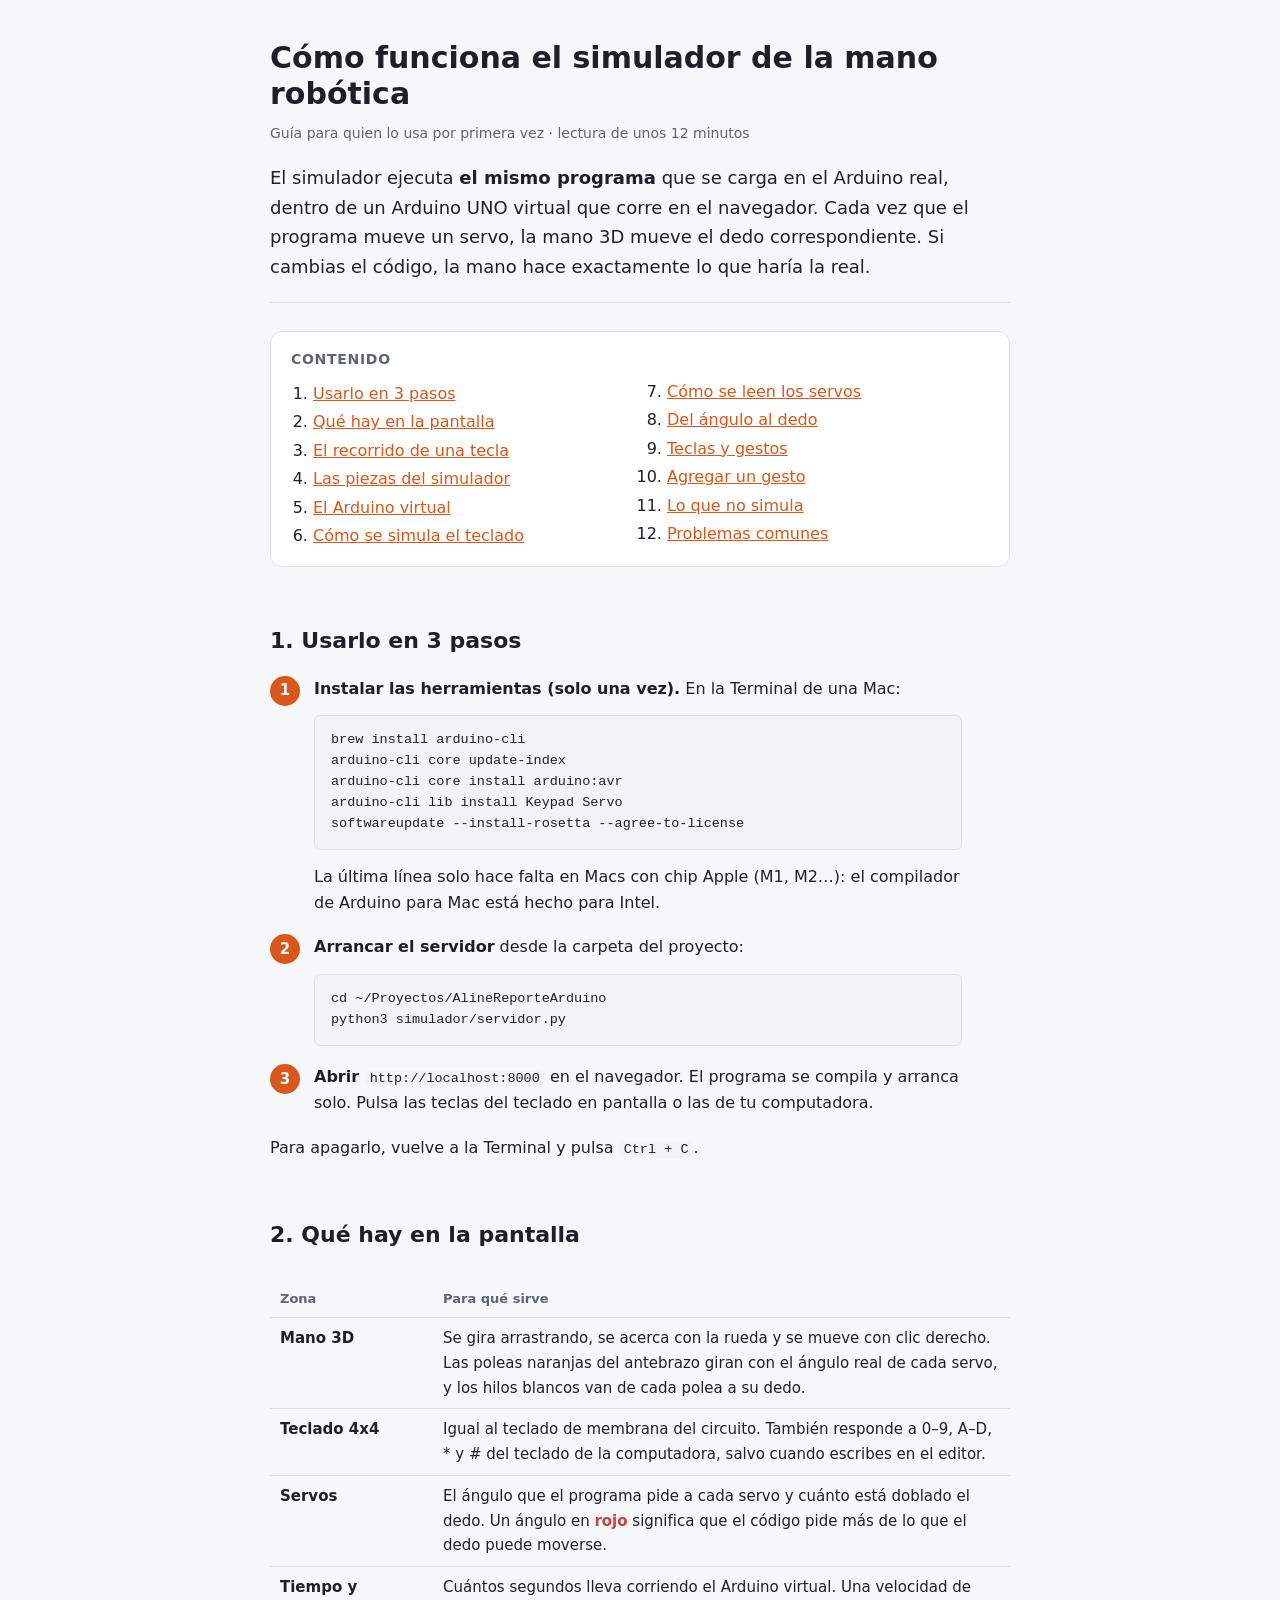
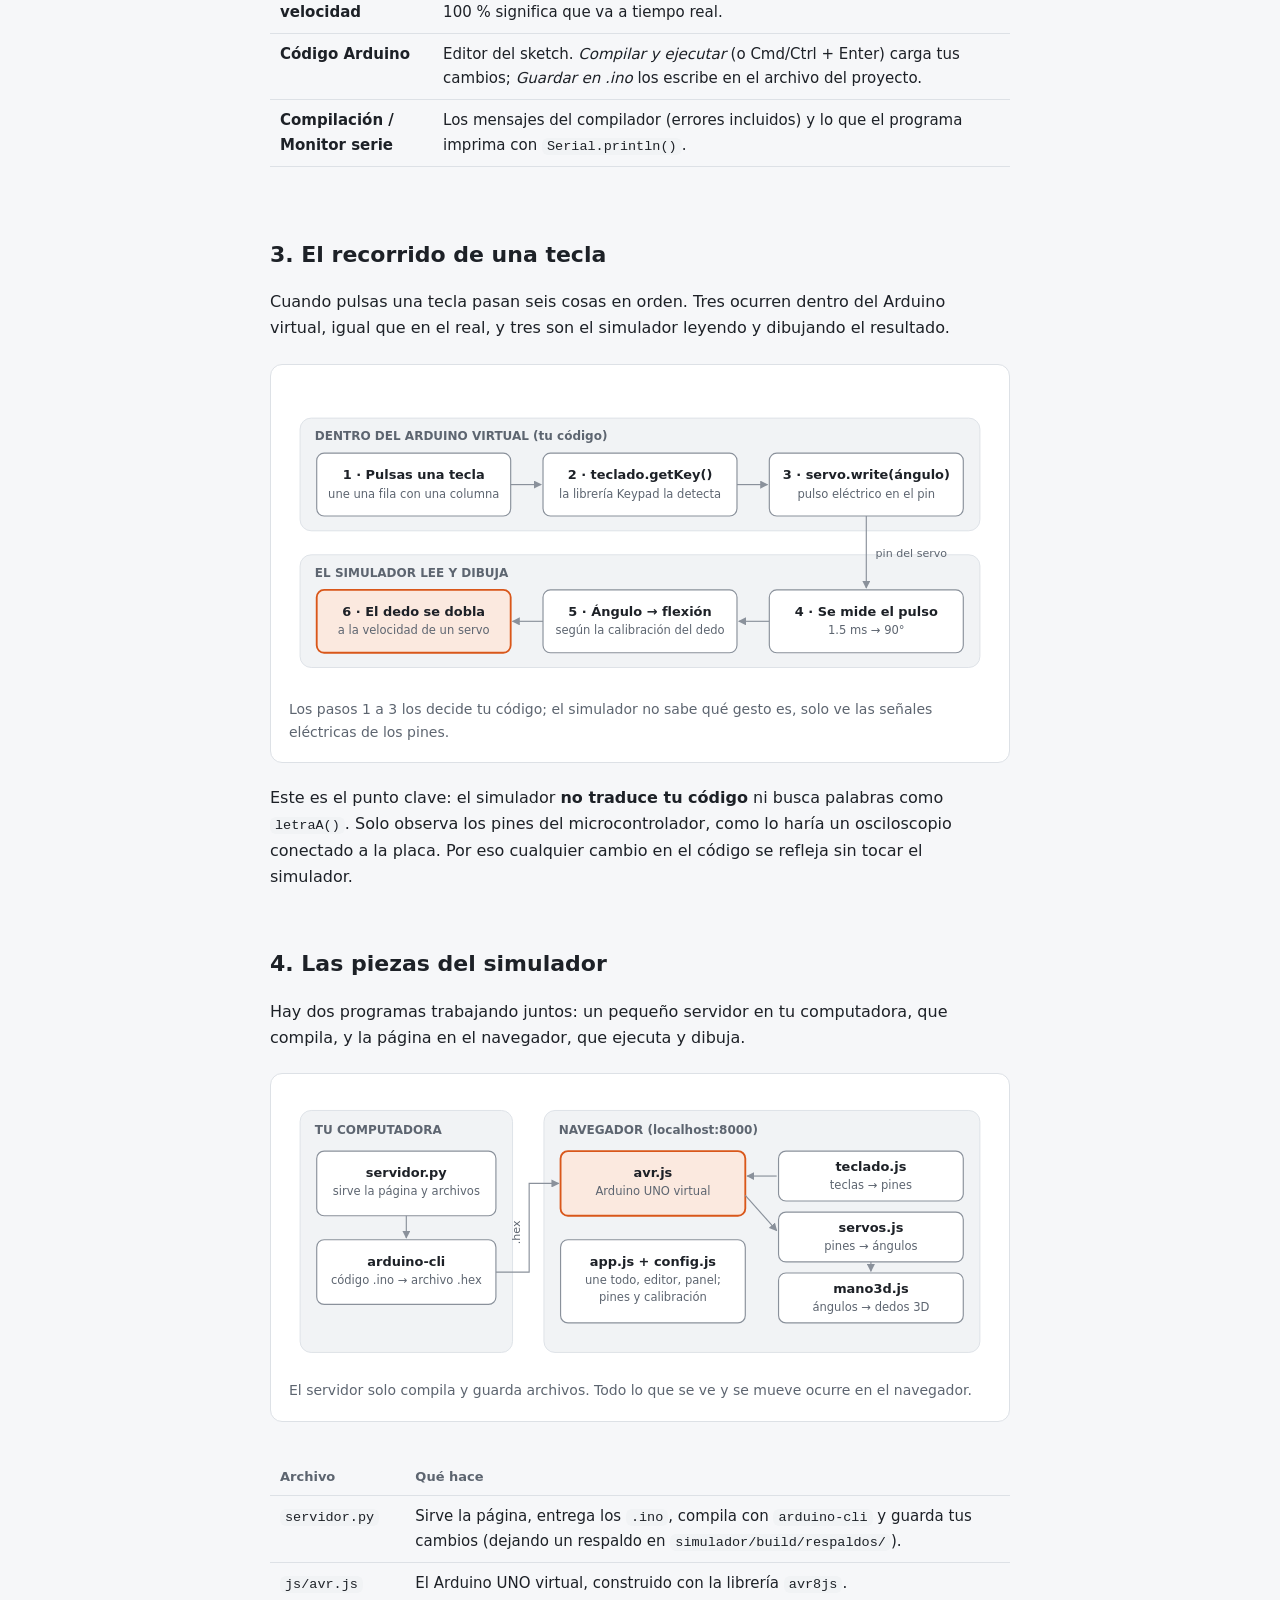
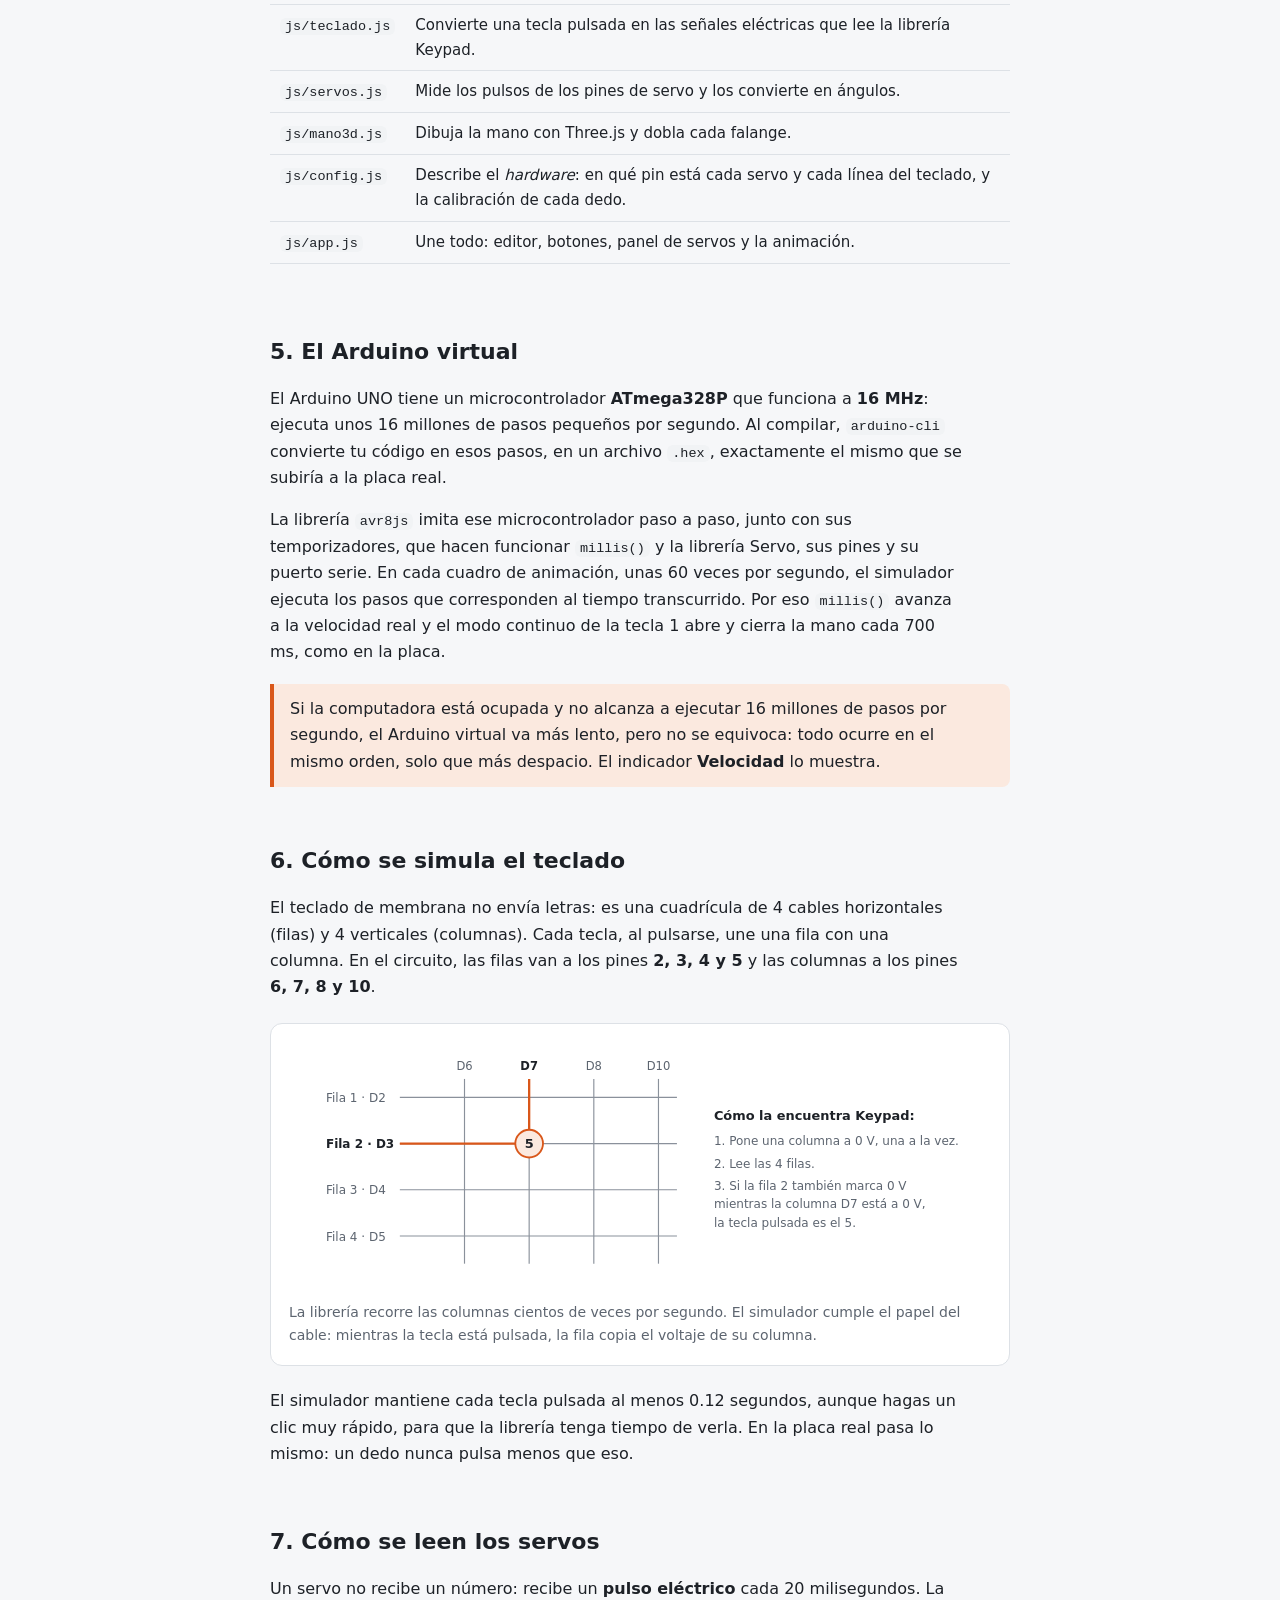
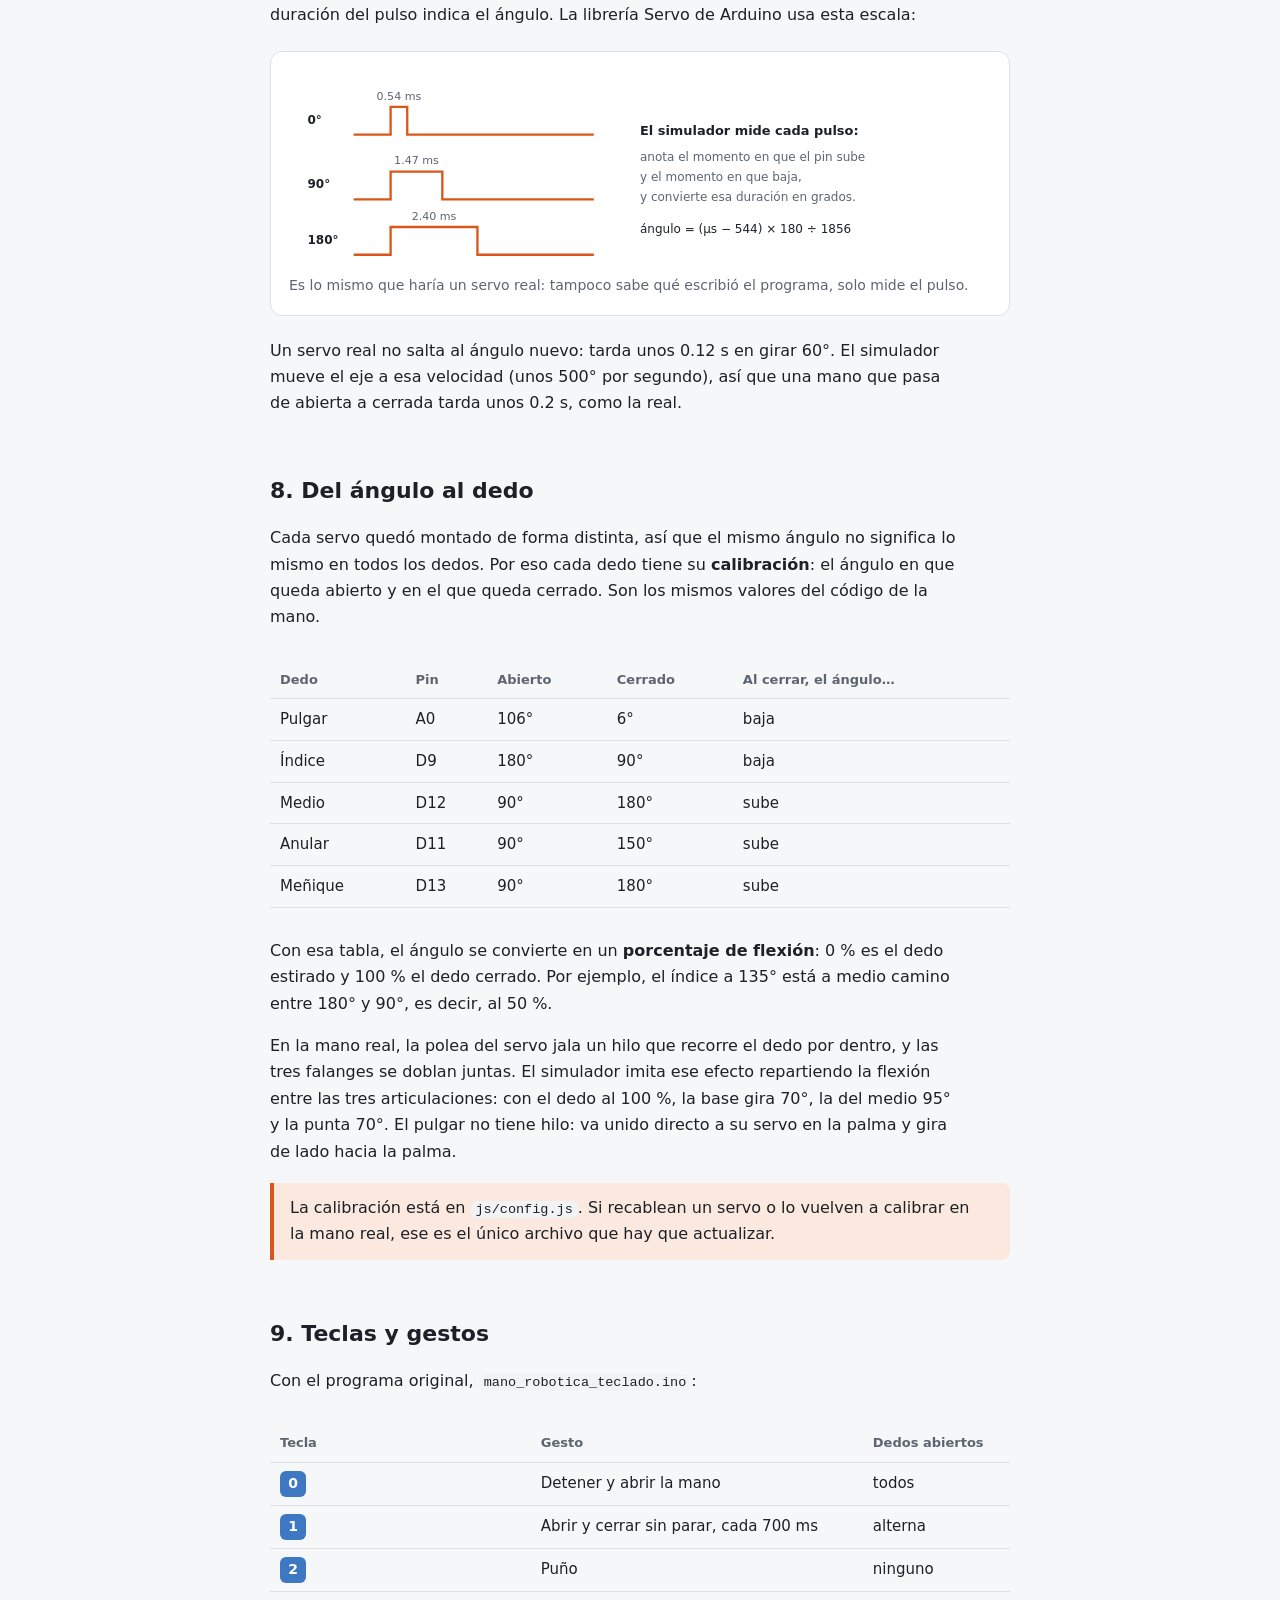
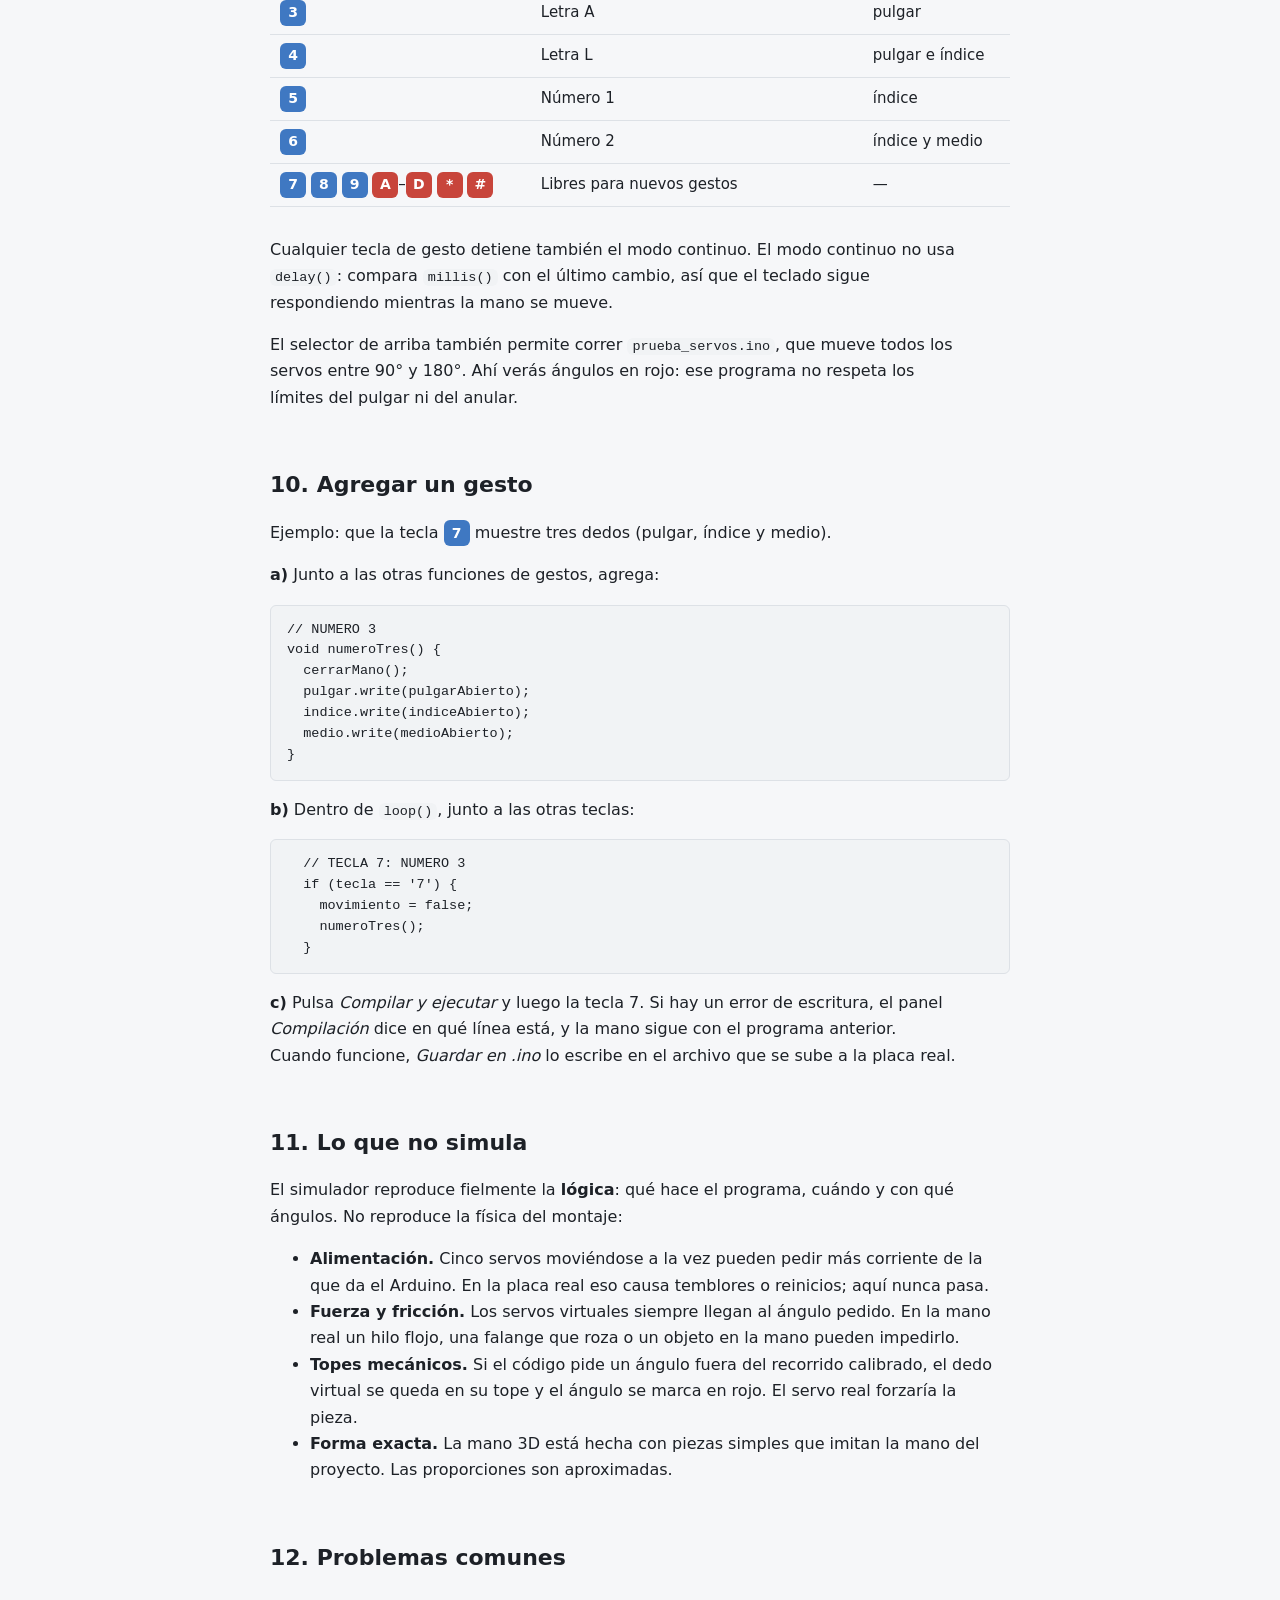
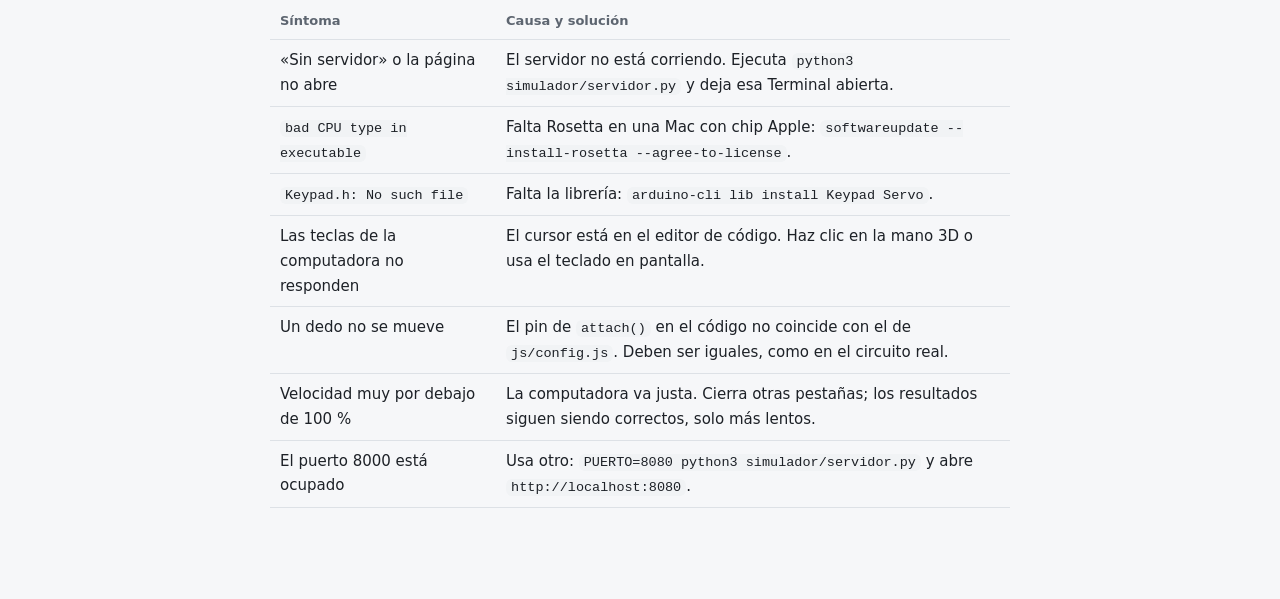
<file: simulador/README.html>
<!doctype html>
<html lang="es">
<head>
<meta charset="utf-8">
<meta name="viewport" content="width=device-width, initial-scale=1">
<title>Cómo funciona el simulador</title>
<style>
  :root {
    --fondo: #f6f7f9;
    --papel: #ffffff;
    --texto: #1d2127;
    --suave: #5d6570;
    --borde: #dde1e6;
    --acento: #d9571a;
    --acento-tinte: #fbe9df;
    --azul: #3f78c2;
    --rojo: #c8453b;
    --codigo: #f1f3f5;
    --linea: #8a919b;
    color-scheme: light;
  }
  @media (prefers-color-scheme: dark) {
    :root:not([data-theme="light"]) {
      --fondo: #131518;
      --papel: #1b1e23;
      --texto: #e7e9ec;
      --suave: #9da4ae;
      --borde: #30343b;
      --acento: #f07a3c;
      --acento-tinte: #3a261b;
      --codigo: #23272d;
      --linea: #7d848e;
      color-scheme: dark;
    }
  }
  * { box-sizing: border-box; }
  body {
    margin: 0;
    background: var(--fondo);
    color: var(--texto);
    font: 16px/1.65 system-ui, -apple-system, "Segoe UI", sans-serif;
  }
  .hoja { max-width: 780px; margin: 0 auto; padding: 40px 20px 80px; }
  header { border-bottom: 1px solid var(--borde); padding-bottom: 20px; margin-bottom: 28px; }
  h1 { font-size: 30px; line-height: 1.2; margin: 0 0 10px; }
  .meta { color: var(--suave); font-size: 14px; margin: 0; }
  .lead { font-size: 18px; margin: 18px 0 0; }
  h2 { font-size: 22px; margin: 48px 0 12px; padding-top: 8px; }
  h3 { font-size: 17px; margin: 28px 0 8px; }
  p, li { max-width: 68ch; }
  a { color: var(--acento); }
  code, pre {
    font: 13.5px/1.55 ui-monospace, "SF Mono", Menlo, Consolas, monospace;
    background: var(--codigo);
    border-radius: 6px;
  }
  code { padding: 1px 5px; }
  pre { padding: 14px 16px; overflow-x: auto; border: 1px solid var(--borde); }
  pre code { padding: 0; background: none; }
  table { width: 100%; border-collapse: collapse; margin: 14px 0; font-size: 15px; }
  th, td { text-align: left; padding: 8px 10px; border-bottom: 1px solid var(--borde); vertical-align: top; }
  thead th { font-size: 13px; color: var(--suave); font-weight: 600; }
  .tabla { overflow-x: auto; }
  nav.indice {
    background: var(--papel);
    border: 1px solid var(--borde);
    border-radius: 12px;
    padding: 16px 20px;
  }
  nav.indice h2 { margin: 0 0 8px; font-size: 14px; text-transform: uppercase; letter-spacing: .05em; color: var(--suave); padding: 0; }
  nav.indice ol { margin: 0; padding-left: 22px; columns: 2; column-gap: 32px; }
  nav.indice li { margin: 2px 0; break-inside: avoid; }
  figure { margin: 22px 0; background: var(--papel); border: 1px solid var(--borde); border-radius: 12px; padding: 18px; }
  figure svg { width: 100%; height: auto; display: block; }
  figcaption { font-size: 14px; color: var(--suave); margin-top: 10px; }
  .nota {
    background: var(--acento-tinte);
    border-left: 4px solid var(--acento);
    border-radius: 0 8px 8px 0;
    padding: 12px 16px;
    margin: 18px 0;
  }
  .nota p { margin: 0; }
  .pasos { counter-reset: paso; list-style: none; padding: 0; }
  .pasos > li { counter-increment: paso; position: relative; padding-left: 44px; margin: 0 0 18px; }
  .pasos > li::before {
    content: counter(paso);
    position: absolute; left: 0; top: 0;
    width: 30px; height: 30px; border-radius: 50%;
    background: var(--acento); color: #fff;
    font-weight: 700; display: grid; place-items: center; font-size: 15px;
  }
  .t { display: inline-grid; place-items: center; min-width: 26px; height: 26px; padding: 0 6px; border-radius: 6px; color: #fff; font-weight: 700; font-size: 14px; background: var(--azul); }
  .t.esp { background: var(--rojo); }
  /* Colores de los diagramas */
  .d-texto { fill: var(--texto); }
  .d-suave { fill: var(--suave); }
  .d-caja { fill: var(--papel); stroke: var(--linea); stroke-width: 1.25; }
  .d-acento { fill: var(--acento-tinte); stroke: var(--acento); stroke-width: 2; }
  .d-zona { fill: var(--codigo); stroke: var(--borde); stroke-width: 1; }
  .d-linea { stroke: var(--linea); stroke-width: 1.25; fill: none; }
  .d-pulso { stroke: var(--acento); stroke-width: 2.5; fill: none; }
  .d-flecha { fill: var(--linea); }
  @media (max-width: 600px) {
    .hoja { padding-top: 24px; }
    h1 { font-size: 25px; }
    nav.indice ol { columns: 1; }
  }
</style>
</head>
<body>
<div class="hoja">

<header>
  <h1>Cómo funciona el simulador de la mano robótica</h1>
  <p class="meta">Guía para quien lo usa por primera vez · lectura de unos 12 minutos</p>
  <p class="lead">El simulador ejecuta <strong>el mismo programa</strong> que se carga en el Arduino real, dentro de un Arduino UNO virtual que corre en el navegador. Cada vez que el programa mueve un servo, la mano 3D mueve el dedo correspondiente. Si cambias el código, la mano hace exactamente lo que haría la real.</p>
</header>

<nav class="indice" aria-label="Contenido">
  <h2>Contenido</h2>
  <ol>
    <li><a href="#usar">Usarlo en 3 pasos</a></li>
    <li><a href="#pantalla">Qué hay en la pantalla</a></li>
    <li><a href="#recorrido">El recorrido de una tecla</a></li>
    <li><a href="#piezas">Las piezas del simulador</a></li>
    <li><a href="#emulador">El Arduino virtual</a></li>
    <li><a href="#teclado">Cómo se simula el teclado</a></li>
    <li><a href="#servos">Cómo se leen los servos</a></li>
    <li><a href="#dedos">Del ángulo al dedo</a></li>
    <li><a href="#gestos">Teclas y gestos</a></li>
    <li><a href="#modificar">Agregar un gesto</a></li>
    <li><a href="#limites">Lo que no simula</a></li>
    <li><a href="#problemas">Problemas comunes</a></li>
  </ol>
</nav>

<h2 id="usar">1. Usarlo en 3 pasos</h2>
<ol class="pasos">
  <li>
    <strong>Instalar las herramientas (solo una vez).</strong> En la Terminal de una Mac:
    <pre><code>brew install arduino-cli
arduino-cli core update-index
arduino-cli core install arduino:avr
arduino-cli lib install Keypad Servo
softwareupdate --install-rosetta --agree-to-license</code></pre>
    La última línea solo hace falta en Macs con chip Apple (M1, M2…): el compilador de Arduino para Mac está hecho para Intel.
  </li>
  <li>
    <strong>Arrancar el servidor</strong> desde la carpeta del proyecto:
    <pre><code>cd ~/Proyectos/AlineReporteArduino
python3 simulador/servidor.py</code></pre>
  </li>
  <li>
    <strong>Abrir <code>http://localhost:8000</code></strong> en el navegador. El programa se compila y arranca solo. Pulsa las teclas del teclado en pantalla o las de tu computadora.
  </li>
</ol>
<p>Para apagarlo, vuelve a la Terminal y pulsa <code>Ctrl + C</code>.</p>

<h2 id="pantalla">2. Qué hay en la pantalla</h2>
<div class="tabla"><table>
  <thead><tr><th>Zona</th><th>Para qué sirve</th></tr></thead>
  <tbody>
    <tr><td><strong>Mano 3D</strong></td><td>Se gira arrastrando, se acerca con la rueda y se mueve con clic derecho. Las poleas naranjas del antebrazo giran con el ángulo real de cada servo, y los hilos blancos van de cada polea a su dedo.</td></tr>
    <tr><td><strong>Teclado 4x4</strong></td><td>Igual al teclado de membrana del circuito. También responde a 0–9, A–D, * y # del teclado de la computadora, salvo cuando escribes en el editor.</td></tr>
    <tr><td><strong>Servos</strong></td><td>El ángulo que el programa pide a cada servo y cuánto está doblado el dedo. Un ángulo en <span style="color:var(--rojo);font-weight:600">rojo</span> significa que el código pide más de lo que el dedo puede moverse.</td></tr>
    <tr><td><strong>Tiempo y velocidad</strong></td><td>Cuántos segundos lleva corriendo el Arduino virtual. Una velocidad de 100 % significa que va a tiempo real.</td></tr>
    <tr><td><strong>Código Arduino</strong></td><td>Editor del sketch. <em>Compilar y ejecutar</em> (o Cmd/Ctrl + Enter) carga tus cambios; <em>Guardar en .ino</em> los escribe en el archivo del proyecto.</td></tr>
    <tr><td><strong>Compilación / Monitor serie</strong></td><td>Los mensajes del compilador (errores incluidos) y lo que el programa imprima con <code>Serial.println()</code>.</td></tr>
  </tbody>
</table></div>

<h2 id="recorrido">3. El recorrido de una tecla</h2>
<p>Cuando pulsas una tecla pasan seis cosas en orden. Tres ocurren dentro del Arduino virtual, igual que en el real, y tres son el simulador leyendo y dibujando el resultado.</p>

<figure>
  <svg viewBox="0 0 760 330" role="img" aria-label="Recorrido de una tecla hasta el dedo">
    <defs>
      <marker id="f1" viewBox="0 0 10 10" refX="9" refY="5" markerWidth="7" markerHeight="7" orient="auto-start-reverse"><path d="M0 0L10 5L0 10z" class="d-flecha"/></marker>
    </defs>
    <rect x="12" y="38" width="736" height="122" rx="12" class="d-zona"/>
    <text x="28" y="62" class="d-suave" font-size="13" font-weight="600">DENTRO DEL ARDUINO VIRTUAL (tu código)</text>
    <rect x="12" y="186" width="736" height="122" rx="12" class="d-zona"/>
    <text x="28" y="210" class="d-suave" font-size="13" font-weight="600">EL SIMULADOR LEE Y DIBUJA</text>

    <rect x="30" y="76" width="210" height="68" rx="8" class="d-caja"/>
    <text x="135" y="104" text-anchor="middle" class="d-texto" font-size="14" font-weight="600">1 · Pulsas una tecla</text>
    <text x="135" y="124" text-anchor="middle" class="d-suave" font-size="12.5">une una fila con una columna</text>

    <rect x="275" y="76" width="210" height="68" rx="8" class="d-caja"/>
    <text x="380" y="104" text-anchor="middle" class="d-texto" font-size="14" font-weight="600">2 · teclado.getKey()</text>
    <text x="380" y="124" text-anchor="middle" class="d-suave" font-size="12.5">la librería Keypad la detecta</text>

    <rect x="520" y="76" width="210" height="68" rx="8" class="d-caja"/>
    <text x="625" y="104" text-anchor="middle" class="d-texto" font-size="14" font-weight="600">3 · servo.write(ángulo)</text>
    <text x="625" y="124" text-anchor="middle" class="d-suave" font-size="12.5">pulso eléctrico en el pin</text>

    <rect x="520" y="224" width="210" height="68" rx="8" class="d-caja"/>
    <text x="625" y="252" text-anchor="middle" class="d-texto" font-size="14" font-weight="600">4 · Se mide el pulso</text>
    <text x="625" y="272" text-anchor="middle" class="d-suave" font-size="12.5">1.5 ms → 90°</text>

    <rect x="275" y="224" width="210" height="68" rx="8" class="d-caja"/>
    <text x="380" y="252" text-anchor="middle" class="d-texto" font-size="14" font-weight="600">5 · Ángulo → flexión</text>
    <text x="380" y="272" text-anchor="middle" class="d-suave" font-size="12.5">según la calibración del dedo</text>

    <rect x="30" y="224" width="210" height="68" rx="8" class="d-acento"/>
    <text x="135" y="252" text-anchor="middle" class="d-texto" font-size="14" font-weight="600">6 · El dedo se dobla</text>
    <text x="135" y="272" text-anchor="middle" class="d-suave" font-size="12.5">a la velocidad de un servo</text>

    <path d="M240 110H273" class="d-linea" marker-end="url(#f1)"/>
    <path d="M485 110H518" class="d-linea" marker-end="url(#f1)"/>
    <path d="M625 144V222" class="d-linea" marker-end="url(#f1)"/>
    <path d="M520 258H487" class="d-linea" marker-end="url(#f1)"/>
    <path d="M275 258H242" class="d-linea" marker-end="url(#f1)"/>
    <text x="635" y="188" class="d-suave" font-size="12">pin del servo</text>
  </svg>
  <figcaption>Los pasos 1 a 3 los decide tu código; el simulador no sabe qué gesto es, solo ve las señales eléctricas de los pines.</figcaption>
</figure>

<p>Este es el punto clave: el simulador <strong>no traduce tu código</strong> ni busca palabras como <code>letraA()</code>. Solo observa los pines del microcontrolador, como lo haría un osciloscopio conectado a la placa. Por eso cualquier cambio en el código se refleja sin tocar el simulador.</p>

<h2 id="piezas">4. Las piezas del simulador</h2>
<p>Hay dos programas trabajando juntos: un pequeño servidor en tu computadora, que compila, y la página en el navegador, que ejecuta y dibuja.</p>

<figure>
  <svg viewBox="0 0 760 300" role="img" aria-label="Piezas del simulador: servidor y navegador">
    <defs>
      <marker id="f2" viewBox="0 0 10 10" refX="9" refY="5" markerWidth="7" markerHeight="7" orient="auto-start-reverse"><path d="M0 0L10 5L0 10z" class="d-flecha"/></marker>
    </defs>
    <rect x="12" y="20" width="230" height="262" rx="12" class="d-zona"/>
    <text x="28" y="46" class="d-suave" font-size="13" font-weight="600">TU COMPUTADORA</text>
    <rect x="30" y="64" width="194" height="70" rx="8" class="d-caja"/>
    <text x="127" y="92" text-anchor="middle" class="d-texto" font-size="14" font-weight="600">servidor.py</text>
    <text x="127" y="112" text-anchor="middle" class="d-suave" font-size="12.5">sirve la página y archivos</text>
    <rect x="30" y="160" width="194" height="70" rx="8" class="d-caja"/>
    <text x="127" y="188" text-anchor="middle" class="d-texto" font-size="14" font-weight="600">arduino-cli</text>
    <text x="127" y="208" text-anchor="middle" class="d-suave" font-size="12.5">código .ino → archivo .hex</text>
    <path d="M127 134V158" class="d-linea" marker-end="url(#f2)"/>

    <rect x="276" y="20" width="472" height="262" rx="12" class="d-zona"/>
    <text x="292" y="46" class="d-suave" font-size="13" font-weight="600">NAVEGADOR (localhost:8000)</text>
    <rect x="294" y="64" width="200" height="70" rx="8" class="d-acento"/>
    <text x="394" y="92" text-anchor="middle" class="d-texto" font-size="14" font-weight="600">avr.js</text>
    <text x="394" y="112" text-anchor="middle" class="d-suave" font-size="12.5">Arduino UNO virtual</text>
    <rect x="530" y="64" width="200" height="54" rx="8" class="d-caja"/>
    <text x="630" y="86" text-anchor="middle" class="d-texto" font-size="14" font-weight="600">teclado.js</text>
    <text x="630" y="105" text-anchor="middle" class="d-suave" font-size="12.5">teclas → pines</text>
    <rect x="530" y="130" width="200" height="54" rx="8" class="d-caja"/>
    <text x="630" y="152" text-anchor="middle" class="d-texto" font-size="14" font-weight="600">servos.js</text>
    <text x="630" y="171" text-anchor="middle" class="d-suave" font-size="12.5">pines → ángulos</text>
    <rect x="530" y="196" width="200" height="54" rx="8" class="d-caja"/>
    <text x="630" y="218" text-anchor="middle" class="d-texto" font-size="14" font-weight="600">mano3d.js</text>
    <text x="630" y="237" text-anchor="middle" class="d-suave" font-size="12.5">ángulos → dedos 3D</text>
    <rect x="294" y="160" width="200" height="90" rx="8" class="d-caja"/>
    <text x="394" y="188" text-anchor="middle" class="d-texto" font-size="14" font-weight="600">app.js + config.js</text>
    <text x="394" y="208" text-anchor="middle" class="d-suave" font-size="12.5">une todo, editor, panel;</text>
    <text x="394" y="226" text-anchor="middle" class="d-suave" font-size="12.5">pines y calibración</text>

    <path d="M224 195H260V99H292" class="d-linea" marker-end="url(#f2)"/>
    <text x="250" y="152" text-anchor="middle" class="d-suave" font-size="12" transform="rotate(-90 250 152)">.hex</text>
    <path d="M528 91H496" class="d-linea" marker-end="url(#f2)"/>
    <path d="M494 112L528 150" class="d-linea" marker-end="url(#f2)"/>
    <path d="M630 184V194" class="d-linea" marker-end="url(#f2)"/>
  </svg>
  <figcaption>El servidor solo compila y guarda archivos. Todo lo que se ve y se mueve ocurre en el navegador.</figcaption>
</figure>

<div class="tabla"><table>
  <thead><tr><th>Archivo</th><th>Qué hace</th></tr></thead>
  <tbody>
    <tr><td><code>servidor.py</code></td><td>Sirve la página, entrega los <code>.ino</code>, compila con <code>arduino-cli</code> y guarda tus cambios (dejando un respaldo en <code>simulador/build/respaldos/</code>).</td></tr>
    <tr><td><code>js/avr.js</code></td><td>El Arduino UNO virtual, construido con la librería <code>avr8js</code>.</td></tr>
    <tr><td><code>js/teclado.js</code></td><td>Convierte una tecla pulsada en las señales eléctricas que lee la librería Keypad.</td></tr>
    <tr><td><code>js/servos.js</code></td><td>Mide los pulsos de los pines de servo y los convierte en ángulos.</td></tr>
    <tr><td><code>js/mano3d.js</code></td><td>Dibuja la mano con Three.js y dobla cada falange.</td></tr>
    <tr><td><code>js/config.js</code></td><td>Describe el <em>hardware</em>: en qué pin está cada servo y cada línea del teclado, y la calibración de cada dedo.</td></tr>
    <tr><td><code>js/app.js</code></td><td>Une todo: editor, botones, panel de servos y la animación.</td></tr>
  </tbody>
</table></div>

<h2 id="emulador">5. El Arduino virtual</h2>
<p>El Arduino UNO tiene un microcontrolador <strong>ATmega328P</strong> que funciona a <strong>16 MHz</strong>: ejecuta unos 16 millones de pasos pequeños por segundo. Al compilar, <code>arduino-cli</code> convierte tu código en esos pasos, en un archivo <code>.hex</code>, exactamente el mismo que se subiría a la placa real.</p>
<p>La librería <code>avr8js</code> imita ese microcontrolador paso a paso, junto con sus temporizadores, que hacen funcionar <code>millis()</code> y la librería Servo, sus pines y su puerto serie. En cada cuadro de animación, unas 60 veces por segundo, el simulador ejecuta los pasos que corresponden al tiempo transcurrido. Por eso <code>millis()</code> avanza a la velocidad real y el modo continuo de la tecla 1 abre y cierra la mano cada 700 ms, como en la placa.</p>
<div class="nota"><p>Si la computadora está ocupada y no alcanza a ejecutar 16 millones de pasos por segundo, el Arduino virtual va más lento, pero no se equivoca: todo ocurre en el mismo orden, solo que más despacio. El indicador <strong>Velocidad</strong> lo muestra.</p></div>

<h2 id="teclado">6. Cómo se simula el teclado</h2>
<p>El teclado de membrana no envía letras: es una cuadrícula de 4 cables horizontales (filas) y 4 verticales (columnas). Cada tecla, al pulsarse, une una fila con una columna. En el circuito, las filas van a los pines <strong>2, 3, 4 y 5</strong> y las columnas a los pines <strong>6, 7, 8 y 10</strong>.</p>

<figure>
  <svg viewBox="0 0 760 270" role="img" aria-label="La tecla 5 une la fila 2 con la columna 2">
    <g class="d-linea">
      <path d="M120 60H420"/><path d="M120 110H420"/><path d="M120 160H420"/><path d="M120 210H420"/>
      <path d="M190 40V240"/><path d="M260 40V240"/><path d="M330 40V240"/><path d="M400 40V240"/>
    </g>
    <path d="M120 110H260V40" class="d-pulso"/>
    <circle cx="260" cy="110" r="15" class="d-acento"/>
    <text x="260" y="115" text-anchor="middle" class="d-texto" font-size="14" font-weight="700">5</text>
    <text x="40" y="65" class="d-suave" font-size="13">Fila 1 · D2</text>
    <text x="40" y="115" class="d-texto" font-size="13" font-weight="600">Fila 2 · D3</text>
    <text x="40" y="165" class="d-suave" font-size="13">Fila 3 · D4</text>
    <text x="40" y="215" class="d-suave" font-size="13">Fila 4 · D5</text>
    <text x="190" y="30" text-anchor="middle" class="d-suave" font-size="12.5">D6</text>
    <text x="260" y="30" text-anchor="middle" class="d-texto" font-size="12.5" font-weight="600">D7</text>
    <text x="330" y="30" text-anchor="middle" class="d-suave" font-size="12.5">D8</text>
    <text x="400" y="30" text-anchor="middle" class="d-suave" font-size="12.5">D10</text>
    <text x="460" y="84" class="d-texto" font-size="14" font-weight="600">Cómo la encuentra Keypad:</text>
    <text x="460" y="112" class="d-suave" font-size="13">1. Pone una columna a 0 V, una a la vez.</text>
    <text x="460" y="136" class="d-suave" font-size="13">2. Lee las 4 filas.</text>
    <text x="460" y="160" class="d-suave" font-size="13">3. Si la fila 2 también marca 0 V</text>
    <text x="460" y="180" class="d-suave" font-size="13">    mientras la columna D7 está a 0 V,</text>
    <text x="460" y="200" class="d-suave" font-size="13">    la tecla pulsada es el 5.</text>
  </svg>
  <figcaption>La librería recorre las columnas cientos de veces por segundo. El simulador cumple el papel del cable: mientras la tecla está pulsada, la fila copia el voltaje de su columna.</figcaption>
</figure>

<p>El simulador mantiene cada tecla pulsada al menos 0.12 segundos, aunque hagas un clic muy rápido, para que la librería tenga tiempo de verla. En la placa real pasa lo mismo: un dedo nunca pulsa menos que eso.</p>

<h2 id="servos">7. Cómo se leen los servos</h2>
<p>Un servo no recibe un número: recibe un <strong>pulso eléctrico</strong> cada 20 milisegundos. La duración del pulso indica el ángulo. La librería Servo de Arduino usa esta escala:</p>

<figure>
  <svg viewBox="0 0 760 210" role="img" aria-label="Duración del pulso y ángulo del servo">
    <text x="20" y="58" class="d-texto" font-size="13" font-weight="600">0°</text>
    <path d="M70 70H110V40H128V70H330" class="d-pulso"/>
    <text x="119" y="32" text-anchor="middle" class="d-suave" font-size="12">0.54 ms</text>
    <text x="20" y="128" class="d-texto" font-size="13" font-weight="600">90°</text>
    <path d="M70 140H110V110H166V140H330" class="d-pulso"/>
    <text x="138" y="102" text-anchor="middle" class="d-suave" font-size="12">1.47 ms</text>
    <text x="20" y="188" class="d-texto" font-size="13" font-weight="600">180°</text>
    <path d="M70 200H110V170H204V200H330" class="d-pulso"/>
    <text x="157" y="162" text-anchor="middle" class="d-suave" font-size="12">2.40 ms</text>
    <text x="380" y="70" class="d-texto" font-size="14" font-weight="600">El simulador mide cada pulso:</text>
    <text x="380" y="98" class="d-suave" font-size="13">anota el momento en que el pin sube</text>
    <text x="380" y="120" class="d-suave" font-size="13">y el momento en que baja,</text>
    <text x="380" y="142" class="d-suave" font-size="13">y convierte esa duración en grados.</text>
    <text x="380" y="176" class="d-texto" font-size="13">ángulo = (µs − 544) × 180 ÷ 1856</text>
  </svg>
  <figcaption>Es lo mismo que haría un servo real: tampoco sabe qué escribió el programa, solo mide el pulso.</figcaption>
</figure>

<p>Un servo real no salta al ángulo nuevo: tarda unos 0.12 s en girar 60°. El simulador mueve el eje a esa velocidad (unos 500° por segundo), así que una mano que pasa de abierta a cerrada tarda unos 0.2 s, como la real.</p>

<h2 id="dedos">8. Del ángulo al dedo</h2>
<p>Cada servo quedó montado de forma distinta, así que el mismo ángulo no significa lo mismo en todos los dedos. Por eso cada dedo tiene su <strong>calibración</strong>: el ángulo en que queda abierto y en el que queda cerrado. Son los mismos valores del código de la mano.</p>

<div class="tabla"><table>
  <thead><tr><th>Dedo</th><th>Pin</th><th>Abierto</th><th>Cerrado</th><th>Al cerrar, el ángulo…</th></tr></thead>
  <tbody>
    <tr><td>Pulgar</td><td>A0</td><td>106°</td><td>6°</td><td>baja</td></tr>
    <tr><td>Índice</td><td>D9</td><td>180°</td><td>90°</td><td>baja</td></tr>
    <tr><td>Medio</td><td>D12</td><td>90°</td><td>180°</td><td>sube</td></tr>
    <tr><td>Anular</td><td>D11</td><td>90°</td><td>150°</td><td>sube</td></tr>
    <tr><td>Meñique</td><td>D13</td><td>90°</td><td>180°</td><td>sube</td></tr>
  </tbody>
</table></div>

<p>Con esa tabla, el ángulo se convierte en un <strong>porcentaje de flexión</strong>: 0 % es el dedo estirado y 100 % el dedo cerrado. Por ejemplo, el índice a 135° está a medio camino entre 180° y 90°, es decir, al 50 %.</p>
<p>En la mano real, la polea del servo jala un hilo que recorre el dedo por dentro, y las tres falanges se doblan juntas. El simulador imita ese efecto repartiendo la flexión entre las tres articulaciones: con el dedo al 100 %, la base gira 70°, la del medio 95° y la punta 70°. El pulgar no tiene hilo: va unido directo a su servo en la palma y gira de lado hacia la palma.</p>
<div class="nota"><p>La calibración está en <code>js/config.js</code>. Si recablean un servo o lo vuelven a calibrar en la mano real, ese es el único archivo que hay que actualizar.</p></div>

<h2 id="gestos">9. Teclas y gestos</h2>
<p>Con el programa original, <code>mano_robotica_teclado.ino</code>:</p>
<div class="tabla"><table>
  <thead><tr><th>Tecla</th><th>Gesto</th><th>Dedos abiertos</th></tr></thead>
  <tbody>
    <tr><td><span class="t">0</span></td><td>Detener y abrir la mano</td><td>todos</td></tr>
    <tr><td><span class="t">1</span></td><td>Abrir y cerrar sin parar, cada 700 ms</td><td>alterna</td></tr>
    <tr><td><span class="t">2</span></td><td>Puño</td><td>ninguno</td></tr>
    <tr><td><span class="t">3</span></td><td>Letra A</td><td>pulgar</td></tr>
    <tr><td><span class="t">4</span></td><td>Letra L</td><td>pulgar e índice</td></tr>
    <tr><td><span class="t">5</span></td><td>Número 1</td><td>índice</td></tr>
    <tr><td><span class="t">6</span></td><td>Número 2</td><td>índice y medio</td></tr>
    <tr><td><span class="t">7</span> <span class="t">8</span> <span class="t">9</span> <span class="t esp">A</span>–<span class="t esp">D</span> <span class="t esp">*</span> <span class="t esp">#</span></td><td>Libres para nuevos gestos</td><td>—</td></tr>
  </tbody>
</table></div>
<p>Cualquier tecla de gesto detiene también el modo continuo. El modo continuo no usa <code>delay()</code>: compara <code>millis()</code> con el último cambio, así que el teclado sigue respondiendo mientras la mano se mueve.</p>
<p>El selector de arriba también permite correr <code>prueba_servos.ino</code>, que mueve todos los servos entre 90° y 180°. Ahí verás ángulos en rojo: ese programa no respeta los límites del pulgar ni del anular.</p>

<h2 id="modificar">10. Agregar un gesto</h2>
<p>Ejemplo: que la tecla <span class="t">7</span> muestre tres dedos (pulgar, índice y medio).</p>
<p><strong>a)</strong> Junto a las otras funciones de gestos, agrega:</p>
<pre><code>// NUMERO 3
void numeroTres() {
  cerrarMano();
  pulgar.write(pulgarAbierto);
  indice.write(indiceAbierto);
  medio.write(medioAbierto);
}</code></pre>
<p><strong>b)</strong> Dentro de <code>loop()</code>, junto a las otras teclas:</p>
<pre><code>  // TECLA 7: NUMERO 3
  if (tecla == '7') {
    movimiento = false;
    numeroTres();
  }</code></pre>
<p><strong>c)</strong> Pulsa <em>Compilar y ejecutar</em> y luego la tecla 7. Si hay un error de escritura, el panel <em>Compilación</em> dice en qué línea está, y la mano sigue con el programa anterior. Cuando funcione, <em>Guardar en .ino</em> lo escribe en el archivo que se sube a la placa real.</p>

<h2 id="limites">11. Lo que no simula</h2>
<p>El simulador reproduce fielmente la <strong>lógica</strong>: qué hace el programa, cuándo y con qué ángulos. No reproduce la física del montaje:</p>
<ul>
  <li><strong>Alimentación.</strong> Cinco servos moviéndose a la vez pueden pedir más corriente de la que da el Arduino. En la placa real eso causa temblores o reinicios; aquí nunca pasa.</li>
  <li><strong>Fuerza y fricción.</strong> Los servos virtuales siempre llegan al ángulo pedido. En la mano real un hilo flojo, una falange que roza o un objeto en la mano pueden impedirlo.</li>
  <li><strong>Topes mecánicos.</strong> Si el código pide un ángulo fuera del recorrido calibrado, el dedo virtual se queda en su tope y el ángulo se marca en rojo. El servo real forzaría la pieza.</li>
  <li><strong>Forma exacta.</strong> La mano 3D está hecha con piezas simples que imitan la mano del proyecto. Las proporciones son aproximadas.</li>
</ul>

<h2 id="problemas">12. Problemas comunes</h2>
<div class="tabla"><table>
  <thead><tr><th>Síntoma</th><th>Causa y solución</th></tr></thead>
  <tbody>
    <tr><td>«Sin servidor» o la página no abre</td><td>El servidor no está corriendo. Ejecuta <code>python3 simulador/servidor.py</code> y deja esa Terminal abierta.</td></tr>
    <tr><td><code>bad CPU type in executable</code></td><td>Falta Rosetta en una Mac con chip Apple: <code>softwareupdate --install-rosetta --agree-to-license</code>.</td></tr>
    <tr><td><code>Keypad.h: No such file</code></td><td>Falta la librería: <code>arduino-cli lib install Keypad Servo</code>.</td></tr>
    <tr><td>Las teclas de la computadora no responden</td><td>El cursor está en el editor de código. Haz clic en la mano 3D o usa el teclado en pantalla.</td></tr>
    <tr><td>Un dedo no se mueve</td><td>El pin de <code>attach()</code> en el código no coincide con el de <code>js/config.js</code>. Deben ser iguales, como en el circuito real.</td></tr>
    <tr><td>Velocidad muy por debajo de 100 %</td><td>La computadora va justa. Cierra otras pestañas; los resultados siguen siendo correctos, solo más lentos.</td></tr>
    <tr><td>El puerto 8000 está ocupado</td><td>Usa otro: <code>PUERTO=8080 python3 simulador/servidor.py</code> y abre <code>http://localhost:8080</code>.</td></tr>
  </tbody>
</table></div>

</div>
</body>
</html>
</file>
